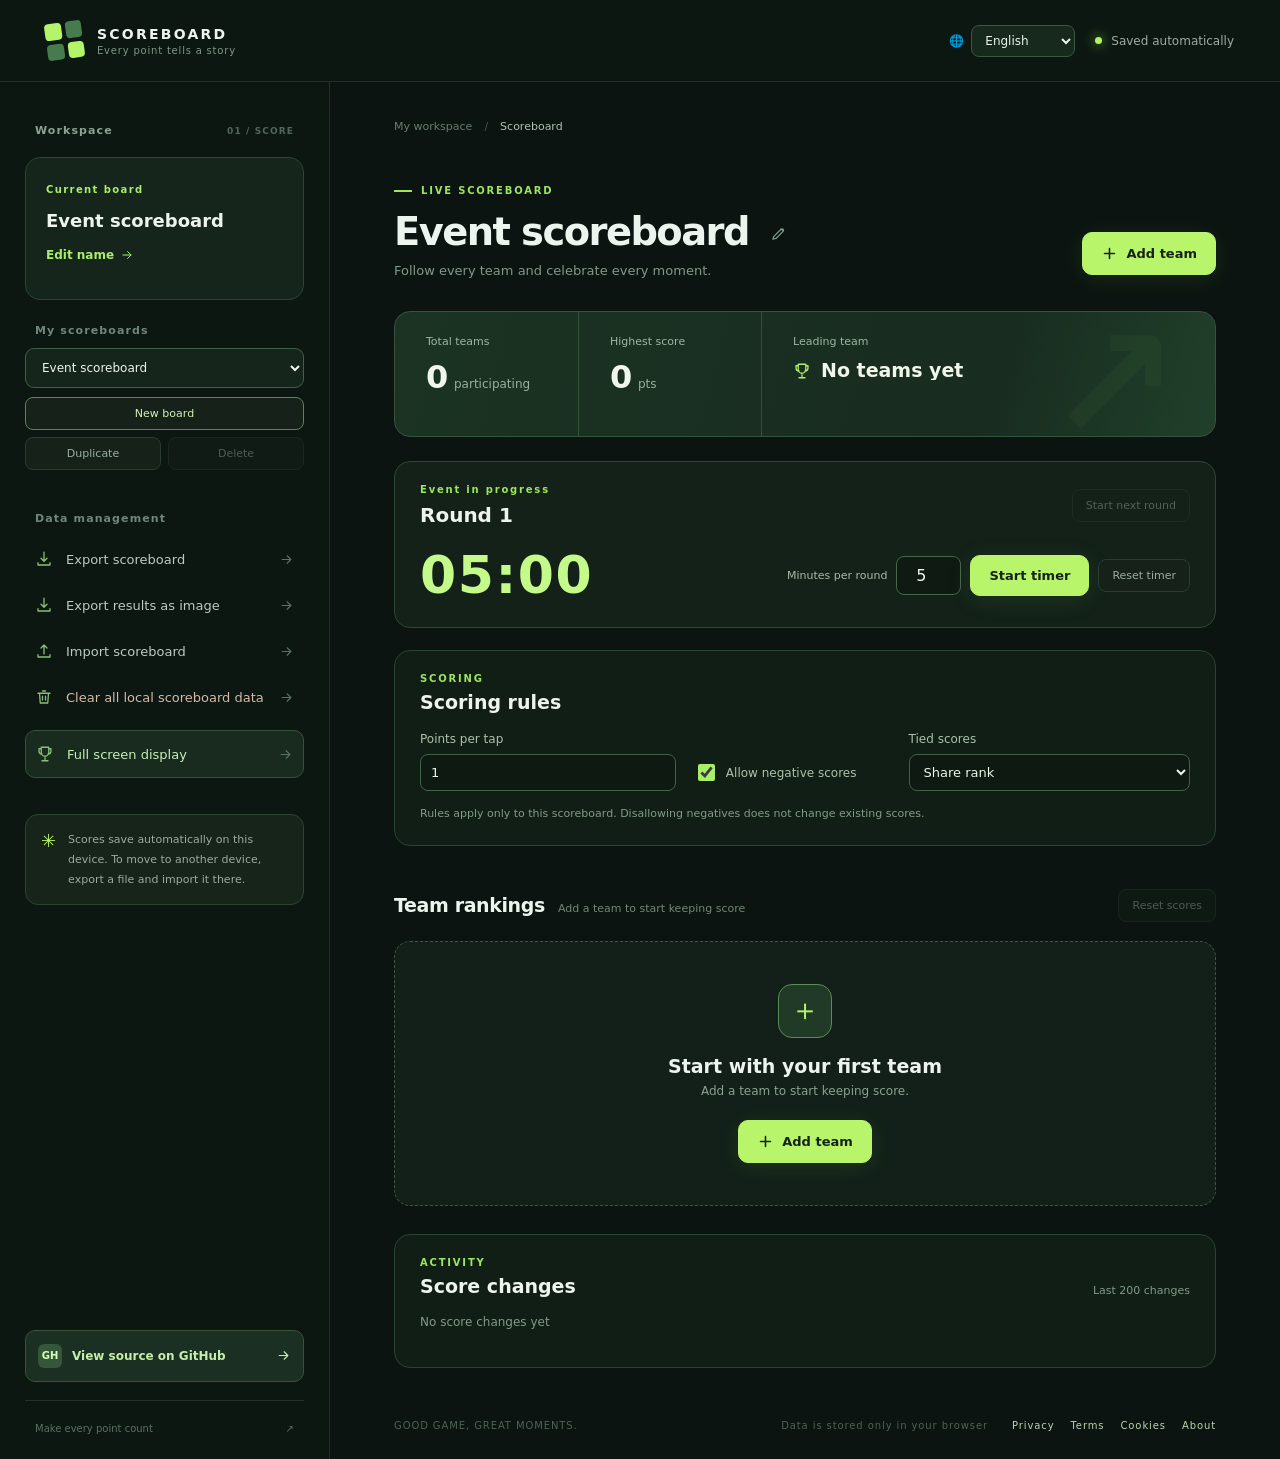
<file: index.html>
<!doctype html>
<html lang="zh-Hant">
  <head>
    <meta charset="UTF-8" />
    <meta name="viewport" content="width=device-width, initial-scale=1" />
    <meta name="theme-color" content="#0b1411" />
    <meta name="description" content="一個簡潔好用的記分板。新增組別、即時記分，並自由匯入或匯出資料。" />
    <title>記分板 · Scoreboard</title>
    <link rel="icon" href="./favicon.svg" type="image/svg+xml" />
    <link rel="manifest" href="./manifest.webmanifest" />
    <link rel="apple-touch-icon" href="./icons/icon-192.png" />
    <link rel="stylesheet" href="./styles.css" />
    <link rel="stylesheet" href="./github-link.css" />
    <link rel="stylesheet" href="./language.css" />
    <link rel="stylesheet" href="./features.css" />
    <link rel="stylesheet" href="./legal-links.css" />
    <link rel="stylesheet" href="./extras.css" />
    <script src="./i18n.js?v=2" defer></script>
    <script src="./app.js?v=2" defer></script>
    <script src="./pwa.js" defer></script>
  </head>
  <body>
    <svg class="svg-defs" xmlns="http://www.w3.org/2000/svg" aria-hidden="true">
      <symbol id="icon-plus" viewBox="0 0 24 24"><path d="M12 5v14M5 12h14" /></symbol>
      <symbol id="icon-minus" viewBox="0 0 24 24"><path d="M5 12h14" /></symbol>
      <symbol id="icon-edit" viewBox="0 0 24 24"><path d="m15.5 5.5 3 3M4 20l4.5-1 10-10a2.12 2.12 0 0 0-3-3l-10 10L4 20Z" /></symbol>
      <symbol id="icon-download" viewBox="0 0 24 24"><path d="M12 3v12m0 0 4-4m-4 4-4-4M4 17v3h16v-3" /></symbol>
      <symbol id="icon-upload" viewBox="0 0 24 24"><path d="M12 16V4m0 0 4 4m-4-4L8 8M4 17v3h16v-3" /></symbol>
      <symbol id="icon-trash" viewBox="0 0 24 24"><path d="M4 7h16M10 4h4m4 3-1 13H7L6 7m4 4v5m4-5v5" /></symbol>
      <symbol id="icon-arrow" viewBox="0 0 24 24"><path d="M5 12h14m-6-6 6 6-6 6" /></symbol>
      <symbol id="icon-trophy" viewBox="0 0 24 24"><path d="M8 21h8m-4-4v4M7 3h10v7a5 5 0 0 1-10 0V3ZM7 5H4v3a4 4 0 0 0 4 4m9-7h3v3a4 4 0 0 1-4 4" /></symbol>
      <symbol id="icon-close" viewBox="0 0 24 24"><path d="M5 5l14 14M19 5 5 19" /></symbol>
    </svg>

    <div class="app-shell">
      <header class="topbar">
        <div class="brand" aria-label="Scoreboard 記分板">
          <div class="brand-mark" aria-hidden="true"><span></span><span></span><span></span><span></span></div>
          <div><strong>SCOREBOARD</strong><small data-i18n="brandTagline">讓每一分都有跡可循</small></div>
        </div>
        <div class="topbar-right"><label class="language-picker" for="language-select"><span aria-hidden="true">🌐</span><select id="language-select" aria-label="選擇語言"><option value="zh-TW">繁體中文</option><option value="zh-CN">简体中文</option><option value="en">English</option><option value="ja">日本語</option></select></label><span class="save-indicator"><span class="status-dot"></span><span id="save-status">已自動儲存</span></span></div>
      </header>

      <main class="workspace">
        <aside class="sidebar" aria-label="記分板工具">
          <div class="sidebar-heading"><span data-i18n="workspace">工作空間</span> <span>01 / SCORE</span></div>
          <div class="sidebar-card">
            <span class="eyebrow" data-i18n="currentBoard">目前記分板</span>
            <h2 id="sidebar-title">活動記分板</h2>
            <button class="text-button" id="rename-board-side" type="button"><span data-i18n="editName">編輯名稱</span> <svg><use href="#icon-arrow" /></svg></button>
          </div>
          <div class="sidebar-section board-management">
            <label class="sidebar-label" for="board-select" data-i18n="myBoards">我的記分板</label>
            <select id="board-select" aria-label="切換記分板"></select>
            <div class="board-actions">
              <button class="subtle-button" id="create-board" type="button" data-i18n="createBoard">新增記分板</button>
              <button class="subtle-button" id="duplicate-board" type="button" data-i18n="duplicateBoard">複製</button>
              <button class="subtle-button" id="delete-board" type="button" data-i18n="deleteBoard">刪除</button>
            </div>
          </div>
          <div class="sidebar-section">
            <span class="sidebar-label" data-i18n="dataManagement">資料管理</span>
            <button class="sidebar-action" id="export-button" type="button"><svg><use href="#icon-download" /></svg><span data-i18n="exportBoard">匯出記分板</span><svg class="action-arrow"><use href="#icon-arrow" /></svg></button>
            <button class="sidebar-action" id="export-image" type="button"><svg><use href="#icon-download" /></svg><span data-i18n="exportImage">匯出成績圖片</span><svg class="action-arrow"><use href="#icon-arrow" /></svg></button>
            <button class="sidebar-action" id="import-button" type="button"><svg><use href="#icon-upload" /></svg><span data-i18n="importBoard">匯入記分板</span><svg class="action-arrow"><use href="#icon-arrow" /></svg></button>
            <button class="sidebar-action clear-data-action" id="clear-data" type="button"><svg><use href="#icon-trash" /></svg><span data-i18n="clearLocalData">清除本機記分資料</span><svg class="action-arrow"><use href="#icon-arrow" /></svg></button>
            <input id="import-file" type="file" accept=".json,application/json" hidden />
          </div>
          <button class="sidebar-action presentation-launch" id="open-presentation" type="button"><svg><use href="#icon-trophy" /></svg><span data-i18n="presentationMode">全螢幕展示</span><svg class="action-arrow"><use href="#icon-arrow" /></svg></button>
          <button class="sidebar-action install-action" id="install-app" type="button" hidden><span aria-hidden="true">↓</span><span data-i18n="installApp">安裝離線版本</span><svg class="action-arrow"><use href="#icon-arrow" /></svg></button>
          <div class="sidebar-note"><span class="note-spark">✳</span><p data-i18n="storageNote">分數會自動儲存在這台裝置。想換裝置使用？匯出檔案後再匯入即可。</p></div>
          <a class="sidebar-github" href="https://github.com/easonlin2013927/score-board" target="_blank" rel="noopener noreferrer" aria-label="在新分頁開啟 GitHub 原始碼"><span class="github-dot" aria-hidden="true">GH</span><span data-i18n="githubLink">前往 GitHub 原始碼</span><svg><use href="#icon-arrow" /></svg></a>
          <div class="sidebar-footer"><span data-i18n="sidebarFooter">用每一分，記錄精彩時刻</span> <span>↗</span></div>
        </aside>

        <section class="main-content" aria-labelledby="board-title">
          <div class="breadcrumb"><span data-i18n="myWorkspace">我的工作空間</span><span class="breadcrumb-divider">/</span><strong data-i18n="scoreboard">記分板</strong></div>
          <div class="page-heading">
            <div>
              <div class="section-kicker"><span class="kicker-line"></span> LIVE SCOREBOARD</div>
              <div class="title-row"><h1 id="board-title">活動記分板</h1><button class="icon-button title-edit" id="rename-board" type="button" aria-label="修改記分板名稱" title="修改記分板名稱"><svg><use href="#icon-edit" /></svg></button></div>
              <p class="page-subtitle" data-i18n="pageSubtitle">掌握每個組別的表現，讓每一刻都精彩。</p>
            </div>
            <button class="primary-button heading-add" id="add-group" type="button"><svg><use href="#icon-plus" /></svg><span data-i18n="addGroup">新增組別</span></button>
          </div>

          <div class="overview" aria-label="記分概況">
            <div class="overview-cell"><span class="overview-label" data-i18n="totalGroups">組別總數</span><div><strong id="group-count">0</strong><span data-i18n="participating">組參與中</span></div></div>
            <div class="overview-cell"><span class="overview-label" data-i18n="highestScore">目前最高分</span><div><strong id="highest-score">0</strong><span data-i18n="pointsUnit">分</span></div></div>
            <div class="overview-cell leader-cell"><span class="overview-label" data-i18n="leadingGroup">領先組別</span><div><svg><use href="#icon-trophy" /></svg><strong id="leader-name">尚無組別</strong></div></div>
            <div class="overview-deco" aria-hidden="true">↗</div>
          </div>

          <section class="round-panel" aria-labelledby="round-heading">
            <div class="round-panel-heading"><div><span class="section-kicker" data-i18n="gameSession">活動進行中</span><h2 id="round-heading"><span data-i18n="roundLabel">第</span> <span id="round-number">1</span> <span data-i18n="roundUnit">回合</span></h2></div><button class="subtle-button" id="next-round" type="button" data-i18n="nextRound">開始下一回合</button></div>
            <div class="timer-line"><div class="timer-clock" id="timer-display" role="timer" aria-live="off">05:00</div><div class="timer-actions"><label for="timer-minutes" data-i18n="timerMinutes">每回合分鐘數</label><input id="timer-minutes" type="number" min="1" max="180" step="1" value="5" inputmode="numeric" /><button class="primary-button" id="timer-toggle" type="button" data-i18n="timerStart">開始計時</button><button class="subtle-button" id="timer-reset" type="button" data-i18n="timerReset">重設計時器</button></div></div>
            <div id="round-history" class="round-history"></div>
          </section>

          <section class="rules-panel" aria-labelledby="rules-heading">
            <div><span class="section-kicker">SCORING</span><h2 id="rules-heading" data-i18n="scoringRules">計分規則</h2></div>
            <div class="rules-fields">
              <label for="score-step"><span data-i18n="scoreStep">每次加減分數</span><input id="score-step" type="number" min="1" max="100" step="1" inputmode="numeric" value="1" /></label>
              <label class="checkbox-field" for="allow-negative"><input id="allow-negative" type="checkbox" checked /><span data-i18n="allowNegative">允許負分</span></label>
              <label for="tie-mode"><span data-i18n="tieRanking">同分排名</span><select id="tie-mode"><option value="shared" data-i18n="tieShared">同分並列</option><option value="order" data-i18n="tieOrder">依建立順序</option></select></label>
            </div>
            <p data-i18n="rulesNote">規則只套用於目前記分板；關閉負分後不會修改既有分數。</p>
          </section>

          <div class="list-heading"><div><h2 data-i18n="groupRanking">組別排行</h2><span id="group-summary">新增組別，開始記錄分數</span></div><button class="subtle-button" id="reset-scores" type="button" data-i18n="resetAll">全部歸零</button></div>
          <div id="groups" class="groups-grid" aria-live="polite"></div>
          <div id="empty-state" class="empty-state" hidden><div class="empty-symbol">＋</div><h3 data-i18n="emptyTitle">從第一個組別開始</h3><p data-i18n="emptyDescription">建立組別後，就可以馬上開始計分。</p><button class="primary-button" id="add-group-empty" type="button"><svg><use href="#icon-plus" /></svg><span data-i18n="addGroup">新增組別</span></button></div>
          <section class="score-history-panel" aria-labelledby="score-history-heading"><div class="history-heading"><div><span class="section-kicker">ACTIVITY</span><h2 id="score-history-heading" data-i18n="scoreHistory">分數變更紀錄</h2></div><span data-i18n="historyLimit">保留最近 200 筆</span></div><p id="history-empty" data-i18n="historyEmpty">尚無分數變更</p><ol id="score-history"></ol></section>
          <footer class="main-footer"><span>GOOD GAME, GREAT MOMENTS.</span><div class="footer-details"><span data-i18n="localOnly">資料僅儲存在你的瀏覽器中</span><nav class="policy-links" aria-label="網站資訊"><a href="./legal.html#privacy" data-i18n="privacyLink">隱私說明</a><a href="./legal.html#terms" data-i18n="termsLink">使用條款</a><a href="./legal.html#cookies" data-i18n="cookiesLink">Cookie 說明</a><a href="./legal.html#about" data-i18n="aboutLink">關於專案</a></nav></div></footer>
        </section>
      </main>
    </div>

    <section id="presentation-view" class="presentation-view" aria-labelledby="presentation-title" tabindex="-1" hidden>
      <header class="presentation-header"><div><span class="section-kicker">LIVE SCOREBOARD</span><h2 id="presentation-title"></h2><p id="presentation-round"></p></div><button class="subtle-button" id="close-presentation" type="button" data-i18n="exitPresentation">結束展示</button></header>
      <div class="presentation-meta"><div><span data-i18n="presentationTimer">回合倒數</span><strong id="presentation-timer">05:00</strong></div><button class="primary-button" id="presentation-timer-toggle" type="button" data-i18n="timerStart">開始計時</button></div>
      <div id="presentation-groups" class="presentation-groups"></div>
    </section>

    <template id="group-template">
      <article class="group-card">
        <div class="card-top"><span class="rank-badge"></span><div class="card-actions"><button class="card-icon rename-group" type="button" aria-label="修改組別名稱" title="修改組別名稱"><svg><use href="#icon-edit" /></svg></button><button class="card-icon delete-group" type="button" aria-label="刪除組別" title="刪除組別"><svg><use href="#icon-trash" /></svg></button></div></div>
        <div class="card-main"><div class="team-avatar" aria-hidden="true"></div><div><span class="team-caption" data-i18n="team">TEAM</span><h3 class="group-name"></h3></div></div>
        <div class="score-area"><div><span class="score-caption" data-i18n="currentScore">目前分數</span><button class="score-value" type="button" title="直接設定分數" aria-label="直接設定分數"></button></div><span class="score-unit" data-i18n="pointsShort">PTS</span></div>
        <div class="score-controls"><button class="score-button minus" type="button" aria-label="減一分"><svg><use href="#icon-minus" /></svg><span>減 1 分</span></button><button class="score-button plus" type="button" aria-label="加一分"><svg><use href="#icon-plus" /></svg><span>加 1 分</span></button></div>
      </article>
    </template>

    <dialog id="input-dialog" class="modal" aria-labelledby="input-title" aria-describedby="input-description"><form method="dialog" id="input-form"><div class="modal-head"><div><span class="eyebrow">SCOREBOARD</span><h2 id="input-title"></h2></div><button type="button" class="modal-close" data-close aria-label="關閉"><svg><use href="#icon-close" /></svg></button></div><p id="input-description" class="modal-description"></p><label id="input-label" for="input-value"></label><input id="input-value" type="text" autocomplete="off" maxlength="40" required aria-describedby="input-error" /><p id="input-error" class="form-error" aria-live="polite"></p><div class="modal-buttons"><button type="button" class="secondary-button" data-close>取消</button><button class="primary-button" type="submit" id="input-submit">儲存</button></div></form></dialog>
    <dialog id="confirm-dialog" class="modal" aria-labelledby="confirm-title" aria-describedby="confirm-description"><div class="modal-head"><div><span class="eyebrow" data-i18n="pleaseConfirm">請確認</span><h2 id="confirm-title"></h2></div><button type="button" class="modal-close" data-confirm-cancel aria-label="關閉"><svg><use href="#icon-close" /></svg></button></div><p id="confirm-description" class="modal-description"></p><div class="modal-buttons"><button type="button" class="secondary-button" data-confirm-cancel>取消</button><button type="button" class="danger-button" id="confirm-accept">確認</button></div></dialog>
    <div id="toast" class="toast" role="status" aria-live="polite"></div>
  </body>
</html>
</file>
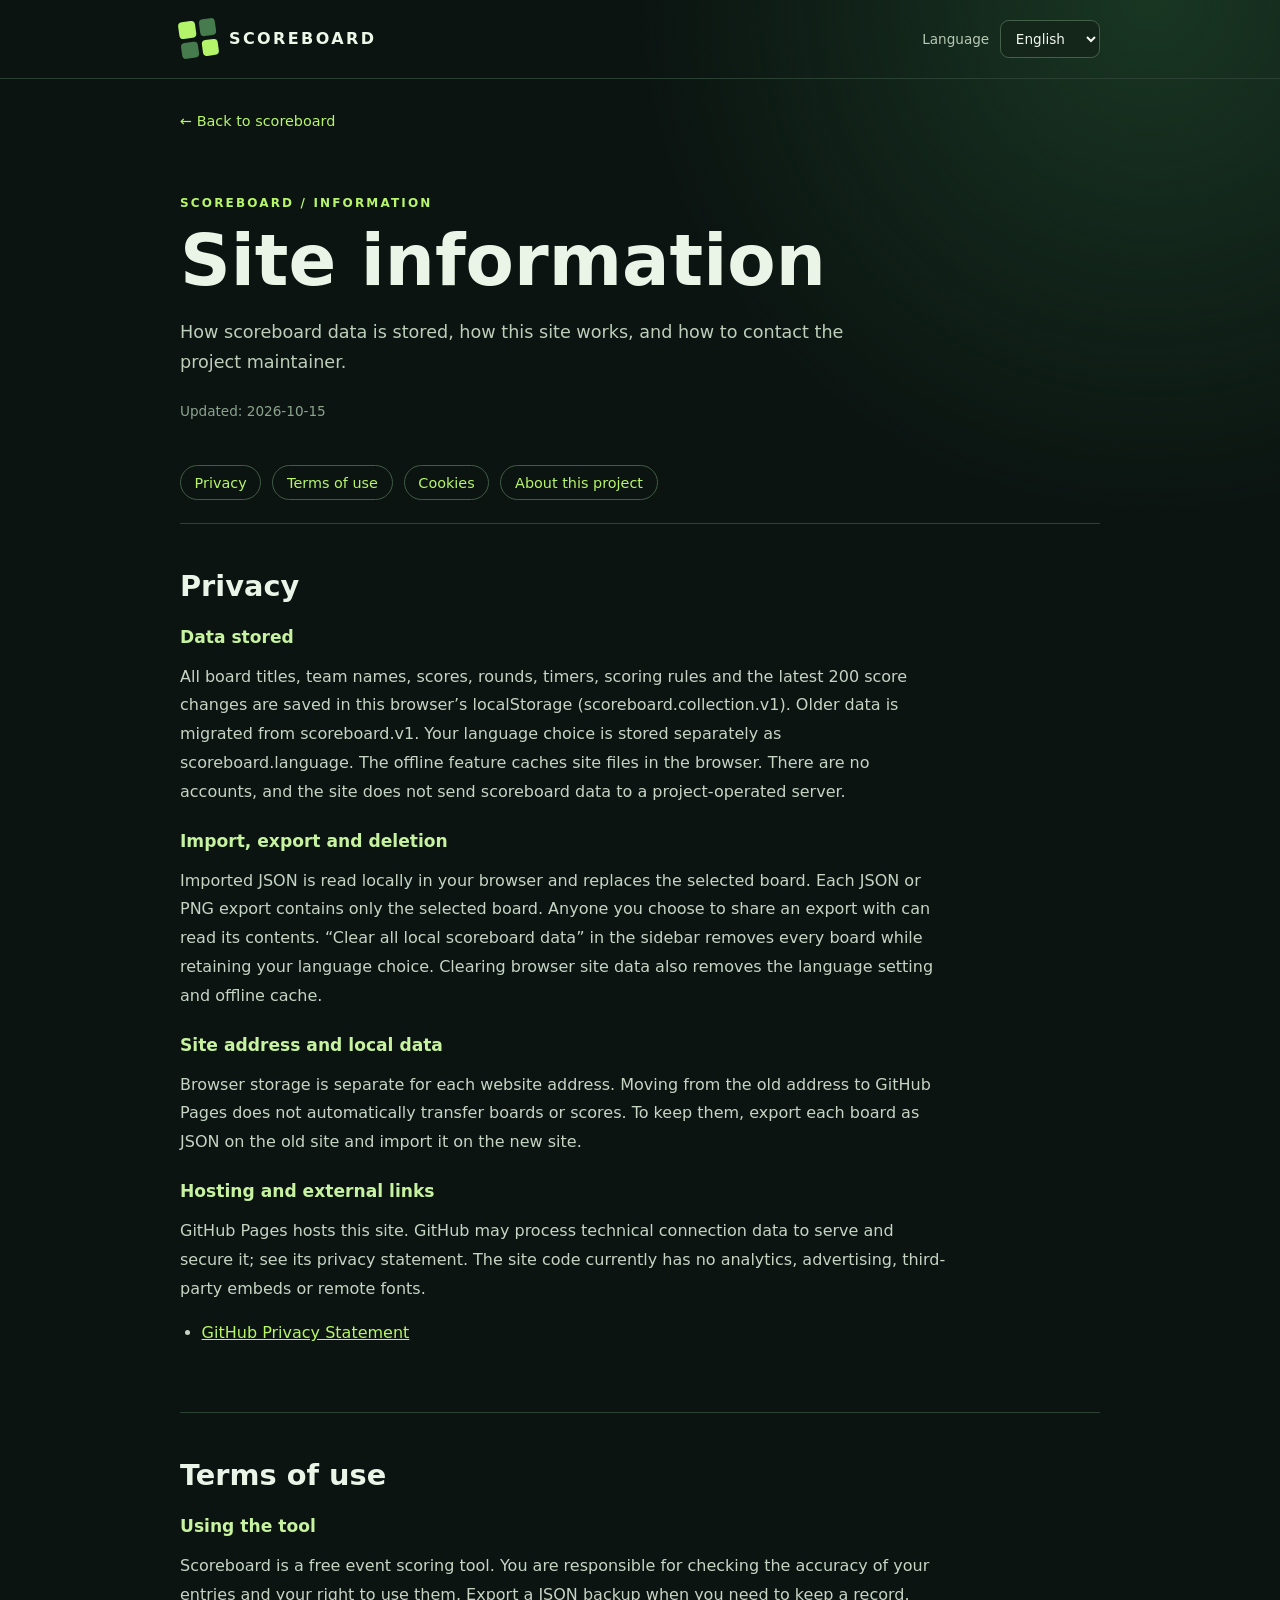
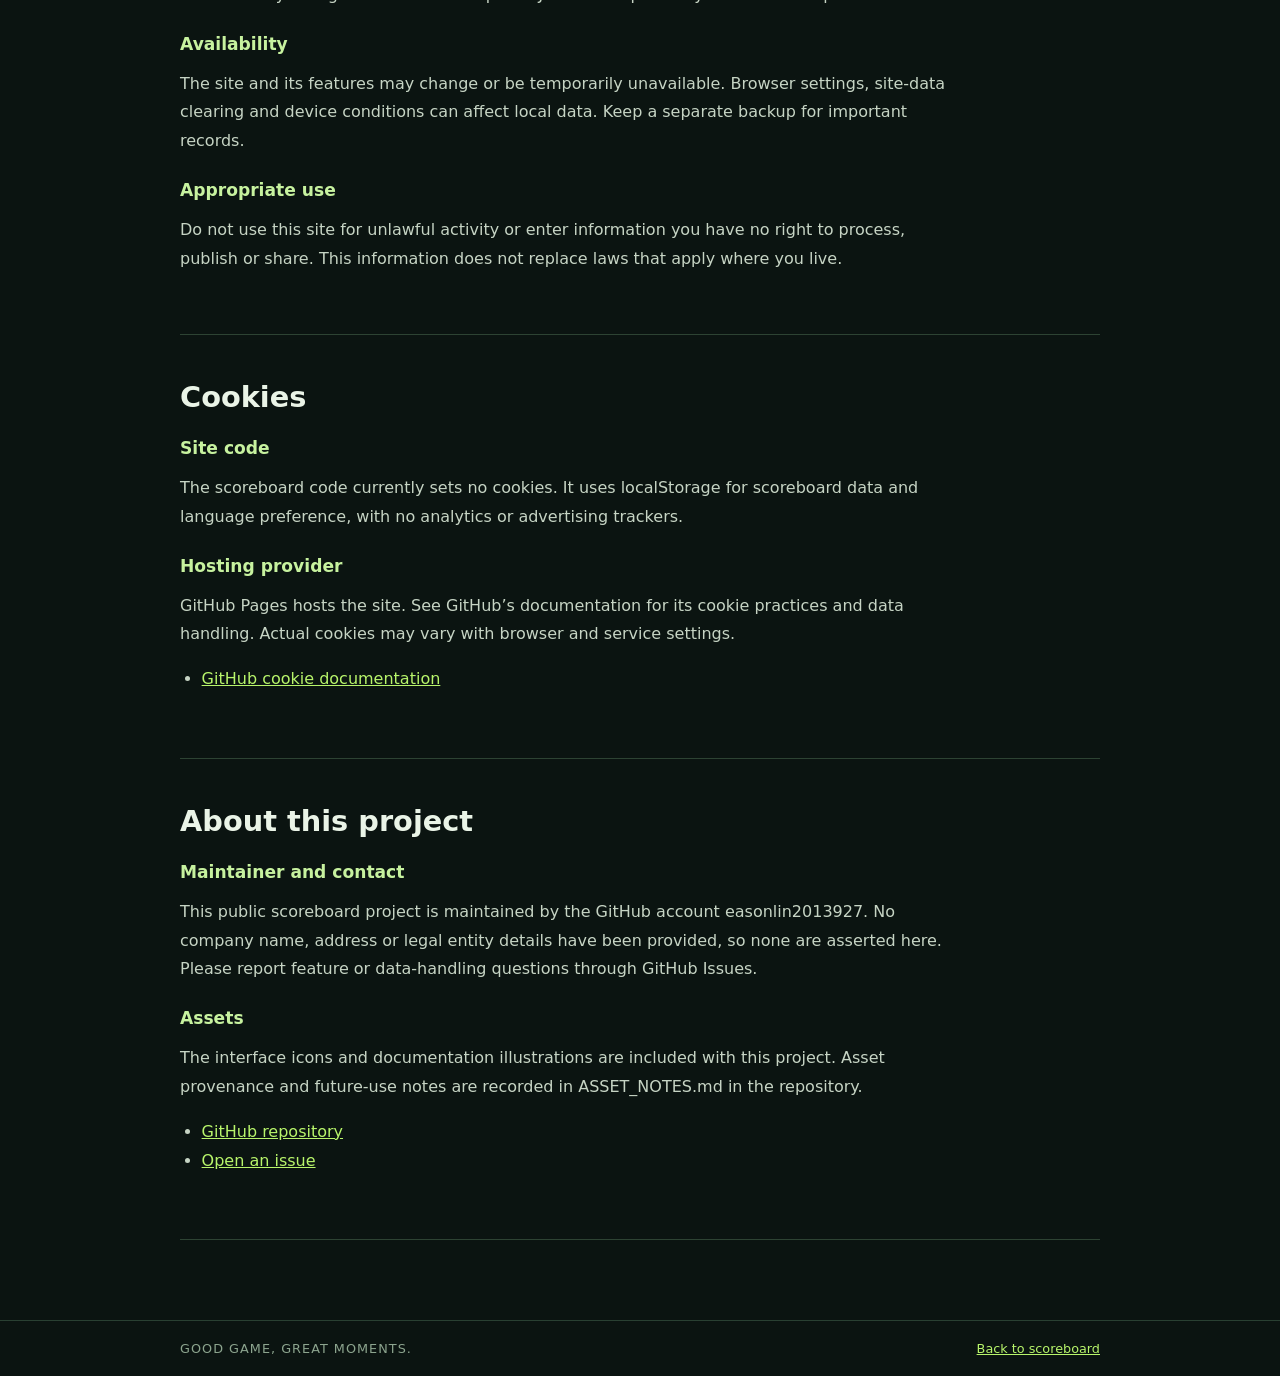
<file: legal.html>
<!doctype html>
<html lang="zh-Hant">
  <head>
    <meta charset="UTF-8" />
    <meta name="viewport" content="width=device-width, initial-scale=1" />
    <meta name="theme-color" content="#0b1411" />
    <meta name="description" content="Scoreboard 的隱私、使用條款、Cookie 與專案資訊。" />
    <title>網站資訊 · Scoreboard</title>
    <link rel="icon" href="./favicon.svg" type="image/svg+xml" />
    <link rel="manifest" href="./manifest.webmanifest" />
    <link rel="stylesheet" href="./legal.css" />
    <script src="./legal.js" defer></script>
    <script src="./pwa.js" defer></script>
  </head>
  <body>
    <header class="site-header">
      <a class="brand" href="./index.html" aria-label="Scoreboard"><span class="brand-mark" aria-hidden="true"><span></span><span></span><span></span><span></span></span><span>SCOREBOARD</span></a>
      <label class="language-control"><span id="language-label">語言</span><select id="language-select"><option value="zh-TW">繁體中文</option><option value="zh-CN">简体中文</option><option value="en">English</option><option value="ja">日本語</option></select></label>
    </header>
    <main class="content">
      <a class="back-link" href="./index.html" id="back-link">← 返回記分板</a>
      <div class="intro"><p class="eyebrow">SCOREBOARD / INFORMATION</p><h1 id="page-title">網站資訊</h1><p id="page-intro">了解記分資料如何儲存、網站如何運作，以及如何聯絡專案維護者。</p><p class="updated" id="updated">更新日期：2026-10-14</p></div>
      <nav class="section-nav" id="section-nav" aria-label="頁面段落"><a href="#privacy">隱私</a><a href="#terms">條款</a><a href="#cookies">Cookie</a><a href="#about">關於</a></nav>
      <div id="sections"></div>
    </main>
    <footer class="site-footer"><span>GOOD GAME, GREAT MOMENTS.</span><a href="./index.html" id="footer-back">返回記分板</a></footer>
  </body>
</html>
</file>
<file: styles.css>
:root{font-family:'DM Sans','Noto Sans TC',sans-serif;color:#ecf4ed;background:#0b1411;font-synthesis:none}*{box-sizing:border-box}body{margin:0;min-width:320px}button,input{font:inherit}button{cursor:pointer}button:focus-visible,input:focus-visible{outline:2px solid #b9f56c;outline-offset:3px}svg{width:20px;height:20px;fill:none;stroke:currentColor;stroke-width:1.7;stroke-linecap:round;stroke-linejoin:round}.svg-defs{position:absolute;width:0;height:0;overflow:hidden}.app-shell{min-height:100vh}.topbar{height:82px;border-bottom:1px solid #203029;display:flex;align-items:center;justify-content:space-between;padding:0 46px;background:#0d1712}.brand{display:flex;align-items:center;gap:14px}.brand-mark{width:37px;height:37px;display:grid;grid-template-columns:1fr 1fr;gap:4px;transform:rotate(-8deg)}.brand-mark span{background:#b4f46b;border-radius:4px}.brand-mark span:nth-child(2),.brand-mark span:nth-child(3){background:#467b4d}.brand strong{display:block;letter-spacing:.16em;font-size:14px;font-weight:800}.brand small{display:block;color:#7f9686;font-size:10px;letter-spacing:.08em;margin-top:3px}.topbar-right{display:flex;align-items:center;gap:9px;font-size:12px;color:#9bad9f}.status-dot{width:7px;height:7px;border-radius:50%;background:#b2f269;box-shadow:0 0 12px #7bd734}.workspace{display:grid;grid-template-columns:266px minmax(0,1fr);max-width:1600px;margin:auto;min-height:calc(100vh - 82px)}.sidebar{border-right:1px solid #203029;padding:42px 25px 25px;display:flex;flex-direction:column;background:#0d1712}.sidebar-heading{font-size:11px;color:#8da293;font-weight:700;letter-spacing:.1em;display:flex;justify-content:space-between;align-items:center;padding:0 10px}.sidebar-heading span{font-size:9px;color:#52665a}.sidebar-card{background:#15251c;border:1px solid #294633;border-radius:15px;padding:20px;margin-top:20px;min-height:143px}.eyebrow{font-size:10px;font-weight:800;color:#a9ed68;letter-spacing:.14em}.sidebar-card h2{font-size:18px;line-height:1.35;margin:12px 0 15px;overflow-wrap:anywhere}.text-button{padding:0;border:0;background:none;color:#a9ed68;display:flex;align-items:center;gap:6px;font-size:12px;font-weight:700}.text-button svg{width:14px;height:14px}.sidebar-section{margin-top:42px}.sidebar-label{display:block;font-size:11px;color:#71877a;letter-spacing:.1em;font-weight:700;padding:0 10px;margin-bottom:11px}.sidebar-action{display:flex;align-items:center;gap:13px;width:100%;padding:14px 10px;border:0;border-radius:10px;background:transparent;color:#bbcbc0;text-align:left;font-size:13px}.sidebar-action:hover,.sidebar-action:focus-visible{background:#192a20;color:#e6f5e7}.sidebar-action svg{width:18px;height:18px;color:#8cbf77}.sidebar-action span{flex:1}.sidebar-action .action-arrow{width:15px;height:15px;color:#577361}.sidebar-note{display:flex;gap:12px;background:#16241a;border:1px solid #2d4530;padding:15px;border-radius:13px;margin-top:36px}.note-spark{color:#b9f46e;font-size:18px}.sidebar-note p{font-size:11px;line-height:1.8;color:#9aac9d;margin:0}.sidebar-footer{font-size:10px;color:#597260;border-top:1px solid #223328;margin-top:auto;padding:22px 10px 0;display:flex;justify-content:space-between}.main-content{padding:38px clamp(28px,5vw,76px) 28px;min-width:0;display:flex;flex-direction:column}.breadcrumb{display:flex;align-items:center;gap:12px;color:#697d6e;font-size:11px}.breadcrumb strong{color:#afc4b1;font-weight:500}.breadcrumb-divider{color:#455c4b}.page-heading{display:flex;justify-content:space-between;align-items:flex-end;gap:20px;margin:52px 0 33px}.section-kicker{font-size:10px;font-weight:800;letter-spacing:.18em;color:#9de55d;display:flex;align-items:center;gap:9px}.kicker-line{width:18px;height:2px;background:#9de55d}.title-row{display:flex;align-items:center;gap:12px}.title-row h1{font-size:clamp(30px,3vw,44px);letter-spacing:-.04em;line-height:1.25;margin:12px 0 7px;overflow-wrap:anywhere}.icon-button,.card-icon,.modal-close{border:0;background:transparent;color:#809788;display:grid;place-items:center}.icon-button:hover,.card-icon:hover,.modal-close:hover{color:#b7f46b}.title-edit{width:35px;height:35px;border-radius:8px;margin-top:8px}.title-edit:hover{background:#1a2a20}.title-edit svg{width:17px;height:17px}.page-subtitle{color:#839889;font-size:13px;margin:0}.primary-button{border:1px solid #b8f56b;background:#b8f56b;color:#15221a;border-radius:10px;padding:12px 18px;display:inline-flex;align-items:center;justify-content:center;gap:8px;font-size:13px;font-weight:800;white-space:nowrap;box-shadow:0 4px 24px #a0e6541b}.primary-button:hover{background:#d0ff92;border-color:#d0ff92}.primary-button svg{width:17px;height:17px;stroke-width:2.2}.heading-add{margin-bottom:3px}.overview{position:relative;display:flex;align-items:stretch;background:linear-gradient(105deg,#1b3323,#182c20 72%,#20402a);border:1px solid #34543a;border-radius:16px;min-height:126px;overflow:hidden}.overview-cell{padding:23px 31px;min-width:183px;z-index:1}.overview-cell+.overview-cell{border-left:1px solid #34513a}.overview-label{display:block;font-size:11px;color:#9bb7a1;margin-bottom:13px}.overview-cell>div{display:flex;align-items:baseline;gap:7px}.overview-cell strong{font-size:32px;line-height:1;color:#f0f6e9;letter-spacing:-.04em}.overview-cell div span{font-size:12px;color:#98af9d}.overview-cell.leader-cell{flex:1}.leader-cell>div{align-items:center;gap:10px}.leader-cell svg{width:18px;height:18px;color:#b7ed6f}.leader-cell strong{font-size:19px;letter-spacing:0;overflow:hidden;text-overflow:ellipsis;white-space:nowrap}.overview-deco{font-size:160px;line-height:.65;color:#a6e7670b;position:absolute;right:35px;bottom:0;font-weight:700;pointer-events:none}.list-heading{display:flex;justify-content:space-between;align-items:center;margin:43px 0 19px}.list-heading>div{display:flex;align-items:baseline;gap:13px}.list-heading h2{font-size:19px;margin:0;letter-spacing:-.02em}.list-heading span{font-size:11px;color:#728878}.subtle-button{border:1px solid #2b3c31;background:#152119;color:#9aaf9e;border-radius:8px;padding:9px 13px;font-size:11px}.subtle-button:hover{border-color:#648b62;color:#e9f7e7}.subtle-button:disabled{opacity:.45;cursor:not-allowed}.groups-grid{display:grid;grid-template-columns:repeat(auto-fill,minmax(245px,1fr));gap:17px}.group-card{background:#121f18;border:1px solid #2a3d30;border-radius:15px;padding:19px 19px 18px;min-width:0;transition:border-color .2s,transform .2s,box-shadow .2s}.group-card:hover{border-color:#547b50;transform:translateY(-2px);box-shadow:0 16px 32px #020a0550}.group-card.is-leader{border-color:#62864d;background:linear-gradient(145deg,#1a2e1e,#14231a 55%)}.card-top{display:flex;justify-content:space-between;align-items:center}.rank-badge{color:#9dc27e;background:#263e29;border:1px solid #385738;padding:5px 8px;border-radius:6px;font-size:10px;letter-spacing:.06em;font-weight:800}.group-card:not(.is-leader) .rank-badge{background:#202d23;border-color:#304334;color:#7f9b83}.card-actions{display:flex;gap:4px}.card-icon{width:28px;height:28px;border-radius:6px}.card-icon:hover{background:#263a2a}.card-icon svg{width:15px;height:15px}.card-icon.delete-group:hover{color:#fa9b8f}.card-main{display:flex;align-items:center;gap:13px;margin:24px 0 27px;min-width:0}.team-avatar{flex:none;width:45px;height:45px;border-radius:12px;display:grid;place-items:center;background:#254a2e;color:#b8f56b;font-size:19px;font-weight:800}.group-card:nth-child(4n+2) .team-avatar{background:#294636;color:#a9dcc2}.group-card:nth-child(4n+3) .team-avatar{background:#3a4027;color:#e1e992}.group-card:nth-child(4n+4) .team-avatar{background:#244442;color:#9bdcd5}.team-caption{font-size:9px;font-weight:800;letter-spacing:.18em;color:#65866c}.group-name{font-size:17px;line-height:1.3;margin:4px 0 0;overflow-wrap:anywhere}.score-area{display:flex;align-items:flex-end;justify-content:space-between;border-top:1px solid #2a3d30;padding:18px 0 17px}.score-caption{display:block;color:#7e9984;font-size:10px;margin-bottom:2px}.score-value{display:block;border:0;background:transparent;color:#ecf7e8;font-size:47px;font-weight:700;letter-spacing:-.07em;line-height:1.05;padding:0;min-width:30px;text-align:left}.score-value:hover{color:#b8f56b}.score-unit{font-size:10px;font-weight:800;letter-spacing:.13em;color:#7d9b7b;margin-bottom:6px}.score-controls{display:grid;grid-template-columns:1fr 1fr;gap:9px}.score-button{border:1px solid #354b39;border-radius:8px;min-height:39px;display:flex;align-items:center;justify-content:center;gap:8px;font-size:11px;font-weight:700}.score-button svg{width:14px;height:14px;stroke-width:2.3}.score-button.minus{background:#1a2a20;color:#b7c9b8}.score-button.minus:hover{background:#273d2b}.score-button.plus{background:#b8f56b;color:#1c301d;border-color:#b8f56b}.score-button.plus:hover{background:#d1ff93}.empty-state{border:1px dashed #3a5940;border-radius:16px;text-align:center;padding:42px 20px;background:#122019}.empty-state[hidden]{display:none}.empty-symbol{width:54px;height:54px;border:1px solid #5b8c53;background:#213a27;color:#b6f369;border-radius:14px;display:grid;place-items:center;font-size:30px;margin:auto}.empty-state h3{font-size:19px;margin:17px 0 7px}.empty-state p{color:#8ba18e;font-size:12px;margin:0 0 22px}.main-footer{margin-top:auto;padding-top:52px;display:flex;justify-content:space-between;gap:20px;color:#4c6452;font-size:10px;letter-spacing:.09em}.modal{width:min(430px,calc(100% - 32px));padding:26px;background:#17251b;color:#f2f7ef;border:1px solid #4a6946;border-radius:17px;box-shadow:0 30px 80px #000a}.modal::backdrop{background:#030a06b5;backdrop-filter:blur(5px)}.modal-head{display:flex;justify-content:space-between;gap:12px}.modal-head h2{margin:8px 0 0;font-size:22px}.modal-description{font-size:12px;color:#a2b2a3;line-height:1.8;margin:15px 0 21px}.modal label{display:block;font-size:11px;color:#bed0bd;margin-bottom:8px}.modal input{width:100%;padding:12px 14px;background:#0e1a12;color:#f1f7ef;border:1px solid #426045;border-radius:8px;outline:none}.modal input:focus{border-color:#b7f36b}.form-error{color:#f6a595;font-size:11px;min-height:16px;margin:8px 0 2px}.modal-buttons{display:flex;justify-content:flex-end;gap:10px;margin-top:22px}.secondary-button,.danger-button{border-radius:9px;padding:11px 17px;font-size:12px;font-weight:700}.secondary-button{background:transparent;border:1px solid #3e5541;color:#b9c9b8}.secondary-button:hover{background:#26382a}.danger-button{background:#e89b8d;border:1px solid #e89b8d;color:#28120e}.danger-button:hover{background:#ffc0b4}.toast{position:fixed;bottom:24px;left:50%;transform:translate(-50%,18px);background:#c6f59a;color:#15251a;padding:11px 18px;border-radius:9px;font-size:12px;font-weight:700;box-shadow:0 12px 35px #0008;opacity:0;pointer-events:none;transition:opacity .2s,transform .2s;z-index:10}.toast.show{opacity:1;transform:translate(-50%,0)}
@media(max-width:900px){.topbar{padding:0 24px}.workspace{grid-template-columns:1fr}.sidebar{border-right:0;border-bottom:1px solid #203029;padding:22px 24px;display:grid;grid-template-columns:1fr auto;gap:15px}.sidebar-heading,.sidebar-card,.sidebar-note,.sidebar-footer{display:none}.sidebar-section{margin:0}.sidebar-label{display:none}.sidebar-action{display:inline-flex;width:auto;padding:10px;margin-right:7px;border:1px solid #304334}.sidebar-action .action-arrow{display:none}.main-content{padding:28px 24px}.page-heading{margin-top:36px}.overview-cell{padding:21px;min-width:0;flex:1}.overview-deco{display:none}}
@media(max-width:600px){.topbar{height:67px;padding:0 18px}.brand-mark{width:31px;height:31px}.brand strong{font-size:12px}.brand small{font-size:9px}.topbar-right{font-size:0}.topbar-right .status-dot{width:8px;height:8px}.workspace{min-height:calc(100vh - 67px)}.sidebar{padding:12px 17px}.sidebar-section{display:flex;gap:8px}.sidebar-action{flex:1;justify-content:center;padding:9px 8px;margin:0;font-size:11px;gap:6px}.sidebar-action svg{width:15px;height:15px}.main-content{padding:24px 17px}.page-heading{align-items:flex-start;margin:35px 0 26px;flex-wrap:wrap}.title-row h1{font-size:31px}.page-subtitle{font-size:12px}.heading-add{width:100%;margin-top:4px}.overview{min-height:0;flex-wrap:wrap}.overview-cell{padding:18px 16px;flex:1 1 50%}.overview-cell:nth-child(2){border-left:1px solid #34513a}.overview-cell.leader-cell{flex-basis:100%;border-left:0;border-top:1px solid #34513a}.overview-cell strong{font-size:27px}.leader-cell strong{font-size:16px}.list-heading{margin-top:31px}.list-heading>div{display:block}.list-heading h2{font-size:18px}.list-heading span{display:block;margin-top:5px}.groups-grid{grid-template-columns:1fr}.main-footer{padding-top:35px;font-size:8px}.main-footer span:last-child{text-align:right}}
</file>
<file: github-link.css>
.sidebar-github {
  display: flex;
  align-items: center;
  gap: 10px;
  margin-top: auto;
  padding: 13px 12px;
  border: 1px solid #385339;
  border-radius: 10px;
  background: #1b3022;
  color: #c4efaa;
  text-decoration: none;
  font-size: 12px;
  font-weight: 700;
  transition: background .2s, border-color .2s;
}

.sidebar-github:hover,
.sidebar-github:focus-visible {
  background: #28432e;
  border-color: #8ecf6c;
  color: #efffe0;
}

.sidebar-github > span:nth-child(2) { flex: 1; }
.sidebar-github svg { width: 15px; height: 15px; }
.github-dot {
  display: grid;
  place-items: center;
  width: 24px;
  height: 24px;
  border-radius: 6px;
  background: #34573a;
  color: #d5ffba;
  font-size: 10px;
  line-height: 1;
}
.sidebar-note { margin-bottom: 18px; }
.sidebar-footer { margin-top: 18px; }

@media (max-width: 900px) {
  .sidebar-github { grid-column: 1 / -1; margin-top: 0; }
}
</file>
<file: language.css>
.topbar-right { gap: 20px; }
.save-indicator { display: inline-flex; align-items: center; gap: 9px; white-space: nowrap; }
.language-picker { display: inline-flex; align-items: center; gap: 7px; color: #b8f56b; }
.language-picker select { max-width: 124px; padding: 7px 25px 7px 9px; border: 1px solid #385840; border-radius: 8px; background: #17281c; color: #e9f5e8; font: inherit; font-size: 12px; cursor: pointer; }
.language-picker select:hover { border-color: #8ccf6e; }
.language-picker select:focus-visible { outline: 2px solid #b8f56b; outline-offset: 2px; }
.sidebar-heading > span:first-child { font-size: 11px; color: #8da293; }
@media (max-width: 600px) {
  .topbar-right { gap: 0; }
  .save-indicator { display: none; }
  .language-picker select { max-width: 105px; font-size: 11px; }
  .brand small { max-width: 160px; overflow: hidden; text-overflow: ellipsis; white-space: nowrap; }
}
</file>
<file: features.css>
.presentation-launch { margin-top: 10px; border: 1px solid #35533a; background: #182b1e; color: #c7efb7; }
.round-panel { margin-top: 24px; padding: 22px 25px; border: 1px solid #2c4833; border-radius: 16px; background: #132119; }
.round-panel-heading { display: flex; align-items: center; justify-content: space-between; gap: 16px; }
.round-panel-heading h2 { margin: 8px 0 0; font-size: 20px; }
.timer-line { display: flex; align-items: center; justify-content: space-between; gap: 22px; margin-top: 18px; }
.timer-clock { font-size: clamp(34px, 5vw, 52px); font-weight: 800; letter-spacing: .03em; font-variant-numeric: tabular-nums; color: #c4fa89; }
.timer-clock.is-finished, #presentation-timer.is-finished { color: #f0ab9e; }
.timer-actions { display: flex; align-items: center; flex-wrap: wrap; justify-content: flex-end; gap: 9px; }
.timer-actions label { font-size: 11px; color: #a8bca9; }
.timer-actions input { width: 65px; padding: 9px; border: 1px solid #47664a; border-radius: 8px; background: #0e1a12; color: #f1f7ef; font: inherit; text-align: center; }
.timer-actions input:focus-visible { outline: 2px solid #b8f56b; outline-offset: 2px; }
.round-history { margin-top: 18px; display: grid; gap: 7px; }
.round-history:empty { display: none; }
.round-history details { border-top: 1px solid #2b4331; padding-top: 9px; font-size: 12px; color: #a5b9a6; }
.round-history summary { cursor: pointer; color: #d3ead0; }
.round-history ul { list-style: none; display: grid; gap: 6px; padding: 8px 0 3px 18px; margin: 0; }
.round-history li { display: flex; justify-content: space-between; gap: 14px; }
.round-history li span:first-child { overflow-wrap: anywhere; }
.round-history li span:last-child { font-variant-numeric: tabular-nums; color: #b8f56b; white-space: nowrap; }
.round-score { margin: -14px 0 15px; color: #a4c897; font-size: 11px; }
.presentation-view[hidden] { display: none; }
.presentation-view { position: fixed; inset: 0; z-index: 30; overflow: auto; padding: clamp(24px, 4vw, 60px); color: #f2f8ed; background: radial-gradient(circle at 85% 5%, #315b36, transparent 35%), #09150f; }
.presentation-view:fullscreen { width: 100vw; height: 100vh; }
.presentation-header { display: flex; justify-content: space-between; align-items: flex-start; gap: 24px; }
.presentation-header h2 { font-size: clamp(30px, 5vw, 72px); line-height: 1.12; overflow-wrap: anywhere; margin: 12px 0 8px; }
.presentation-header p { color: #b2d5b0; font-size: clamp(14px, 2vw, 22px); margin: 0; }
.presentation-meta { display: flex; align-items: flex-end; justify-content: space-between; gap: 20px; margin: 28px 0; padding: 20px 26px; border-radius: 18px; background: #1b3523; border: 1px solid #416e43; }
.presentation-meta span { display: block; color: #a9c9aa; font-size: 12px; }
.presentation-meta strong { display: block; font-size: clamp(38px, 6vw, 76px); color: #c5fa8c; line-height: 1.1; font-variant-numeric: tabular-nums; }
.presentation-groups { display: grid; grid-template-columns: repeat(auto-fit, minmax(min(100%, 280px), 1fr)); gap: 18px; }
.presentation-card { padding: 24px; border: 1px solid #416044; border-radius: 18px; background: #17291d; }
.presentation-card:first-child { border-color: #a1d973; background: #203d27; }
.presentation-rank { color: #a2d077; font-size: 12px; font-weight: 800; letter-spacing: .12em; }
.presentation-name { font-size: clamp(21px, 3vw, 34px); font-weight: 700; overflow-wrap: anywhere; margin: 14px 0 8px; }
.presentation-score { font-size: clamp(55px, 8vw, 105px); line-height: 1; font-weight: 800; font-variant-numeric: tabular-nums; color: #eaf9e2; }
.presentation-round-score { color: #abd29b; font-size: 13px; margin-top: 12px; }
.presentation-empty { color: #aac4a8; padding: 25px 0; }
@media (max-width: 900px) {
  .presentation-launch { margin-top: 0; grid-column: 2; align-self: center; }
  .timer-line { align-items: flex-start; flex-direction: column; }
  .timer-actions { justify-content: flex-start; }
}
@media (max-width: 600px) {
  .sidebar { grid-template-columns: 1fr; }
  .sidebar-section { flex-wrap: wrap; }
  .sidebar-action { min-width: 43%; }
  .presentation-launch { grid-column: 1; width: 100%; }
  .round-panel { padding: 18px; }
  .round-panel-heading { align-items: flex-start; }
  .round-panel-heading h2 { font-size: 18px; }
  .round-panel-heading .subtle-button { max-width: 135px; }
  .presentation-header { flex-direction: column; }
  .presentation-meta { align-items: flex-start; flex-direction: column; }
}
</file>
<file: legal-links.css>
/* Keep the interface self-contained: use installed system fonts, with no font CDN request. */
:root{font-family:system-ui,-apple-system,"Segoe UI",sans-serif}
.footer-details{display:flex;align-items:center;justify-content:space-between;flex-wrap:wrap;gap:.8rem 1.5rem}
.policy-links{display:flex;flex-wrap:wrap;gap:.35rem 1rem}
.policy-links a{color:#b8d5aa;text-decoration:none;white-space:nowrap}
.policy-links a:hover{color:#d4ff9d;text-decoration:underline}
.policy-links a:focus-visible,.clear-data-action:focus-visible{outline:2px solid #d4ff9d;outline-offset:3px}
.clear-data-action{color:#d5b9a9}
.clear-data-action:hover{color:#ffe0ca}
@media(max-width:700px){.footer-details{align-items:flex-start;flex-direction:column}.policy-links{gap:.7rem 1rem}}
</file>
<file: extras.css>
.board-management{margin-top:24px}
.install-action{margin-top:8px}.install-action[hidden]{display:none}
@media(min-width:901px){.workspace{grid-template-columns:330px minmax(0,1fr)}}
.sidebar-action{white-space:nowrap}
.clear-data-action svg,.install-action svg{flex:none}
.install-action>span:first-child{flex:0 0 18px;text-align:center}
.install-action>span[data-i18n]{flex:1}
.board-management select{width:100%;min-width:0;border:1px solid #3f6048;border-radius:9px;background:#15251b;color:#eef6ea;padding:11px 12px;font:inherit;font-size:12px}
.board-actions{display:grid;grid-template-columns:1fr 1fr;gap:7px;margin-top:9px}
.board-actions .subtle-button{max-width:none;text-align:center}
.board-actions #create-board{grid-column:1/-1;border-color:#548a4e;color:#d0f2b7}
.board-management select:focus-visible,.rules-fields input:focus-visible,.rules-fields select:focus-visible{outline:2px solid #b9f56c;outline-offset:2px}
.rules-panel,.score-history-panel{background:#111e16;border:1px solid #294433;border-radius:16px;padding:22px 25px}
.rules-panel{margin-top:22px}
.rules-panel h2,.score-history-panel h2{font-size:19px;margin:7px 0 0}
.rules-fields{display:grid;grid-template-columns:minmax(120px,1fr) minmax(115px,.8fr) minmax(150px,1.1fr);gap:14px;align-items:end;margin-top:19px}
.rules-fields label{display:flex;flex-direction:column;gap:8px;color:#acc1aa;font-size:12px}
.rules-fields input[type=number],.rules-fields select{width:100%;border:1px solid #416149;border-radius:8px;background:#0d1911;color:#eaf6e7;padding:9px 10px;font:inherit;font-size:13px;min-height:37px}
.rules-fields .checkbox-field{flex-direction:row;align-items:center;min-height:37px;padding:0 4px}
.checkbox-field input{width:17px;height:17px;accent-color:#a9ed68}
.rules-panel>p{margin:14px 0 0;font-size:11px;line-height:1.6;color:#829b85}
.score-history-panel{margin-top:28px}
.history-heading{display:flex;justify-content:space-between;align-items:end;gap:12px}
.history-heading>span{font-size:11px;color:#829b85}
#history-empty{color:#829b85;font-size:12px;margin:18px 0 0}
#score-history{list-style:none;margin:16px 0 0;padding:0;max-height:340px;overflow:auto}
#score-history li{display:grid;grid-template-columns:minmax(0,1fr) auto;gap:4px 12px;padding:12px 2px;border-top:1px solid #284031;font-size:12px}
.history-event{font-weight:700;color:#e8f5e4;overflow-wrap:anywhere}
.history-time{color:#829b85;white-space:nowrap}
.history-detail{grid-column:1/-1;color:#a7c4a6}
@media(max-width:900px){.board-management{margin-top:0}.board-management .sidebar-label{display:block;padding:0;margin:0 8px 5px}.board-management{display:block!important;min-width:min(100%,230px)}.board-actions{grid-template-columns:1fr 1fr}.board-actions #create-board{grid-column:1/-1}}
@media(max-width:600px){.sidebar{grid-template-columns:minmax(0,1fr)}.sidebar-section{flex-wrap:wrap}.sidebar-section .sidebar-action{flex:1 1 auto}.sidebar-section .clear-data-action{flex-basis:100%}}
@media(max-width:680px){.rules-fields{grid-template-columns:1fr 1fr}.rules-fields label:last-child{grid-column:1/-1}.rules-panel,.score-history-panel{padding:19px}.history-heading{align-items:start;flex-direction:column}}
</file>
<file: legal.css>
:root{color-scheme:dark;font-family:system-ui,-apple-system,"Segoe UI",sans-serif;background:#0b1411;color:#eaf4e7}*{box-sizing:border-box}html{scroll-behavior:smooth}body{margin:0;min-height:100vh;background:radial-gradient(circle at 90% 0%,#193623 0%,transparent 32rem),#0b1411}a{color:#b8f56b}a:hover{color:#e2ffb2}a:focus-visible,select:focus-visible{outline:3px solid #d6ff9c;outline-offset:4px;border-radius:4px}.site-header,.site-footer{display:flex;align-items:center;justify-content:space-between;gap:1rem;padding:1.25rem max(1.5rem,calc((100vw - 920px)/2));border-bottom:1px solid #294032}.site-header .brand{display:inline-flex;gap:.75rem;align-items:center;color:#eef8e8;font-weight:800;letter-spacing:.15em;text-decoration:none}.brand-mark{display:grid;place-items:center;width:2.4rem;height:2.4rem;border-radius:.7rem;background:#b8f56b;color:#0b1411;font-size:1.5rem}.language-control{display:flex;align-items:center;gap:.65rem;color:#b7c9b3;font-size:.85rem}.language-control select{border:1px solid #45604a;background:#14251a;color:#f0f8ed;padding:.55rem .7rem;border-radius:.55rem;font:inherit}.content{width:min(920px,calc(100% - 3rem));margin:0 auto;padding:2rem 0 5rem}.back-link{font-size:.9rem;text-decoration:none}.intro{padding:3.4rem 0 2rem}.eyebrow{color:#b8f56b;font-weight:800;letter-spacing:.18em;font-size:.75rem}h1{font-size:clamp(2.3rem,7vw,4.4rem);line-height:1.1;margin:.8rem 0 1rem}#page-intro{font-size:1.1rem;color:#bdceba;max-width:42rem;line-height:1.7}.updated{color:#8ca48e;font-size:.85rem;margin-top:1.6rem}.section-nav{display:flex;flex-wrap:wrap;gap:.7rem;padding-bottom:1.4rem;border-bottom:1px solid #2d4333}.section-nav a{display:inline-block;padding:.55rem .85rem;border:1px solid #405d45;border-radius:999px;text-decoration:none;font-size:.9rem}.section-nav a:hover{background:#1d3b27}.legal-section{scroll-margin-top:2rem;padding:2.8rem 0;border-bottom:1px solid #2d4333}.legal-section h2{font-size:1.8rem;margin:0 0 1.3rem}.legal-section h3{font-size:1.07rem;color:#c7f29f;margin:1.5rem 0 .4rem}.legal-section p,.legal-section li{color:#c6d4c4;line-height:1.8;max-width:48rem}.legal-section ul{padding-left:1.35rem;margin:.5rem 0 1.2rem}.legal-section a{overflow-wrap:anywhere}.site-footer{border-top:1px solid #294032;border-bottom:0;color:#8ca48e;font-size:.8rem;letter-spacing:.08em}.site-footer a{letter-spacing:normal}@media(max-width:600px){.site-header,.site-footer{padding:1rem 1.5rem}.site-footer{align-items:flex-start;flex-direction:column}.intro{padding-top:2.6rem}}
:root .site-header .brand-mark{display:grid;grid-template-columns:repeat(2,1fr);place-items:stretch;gap:4px;width:37px;height:37px;border-radius:0;background:transparent;transform:rotate(-8deg)}
.site-header .brand-mark span{display:block;border-radius:4px;background:#b4f46b}
.site-header .brand-mark span:nth-child(2),.site-header .brand-mark span:nth-child(3){background:#467b4d}
</file>
